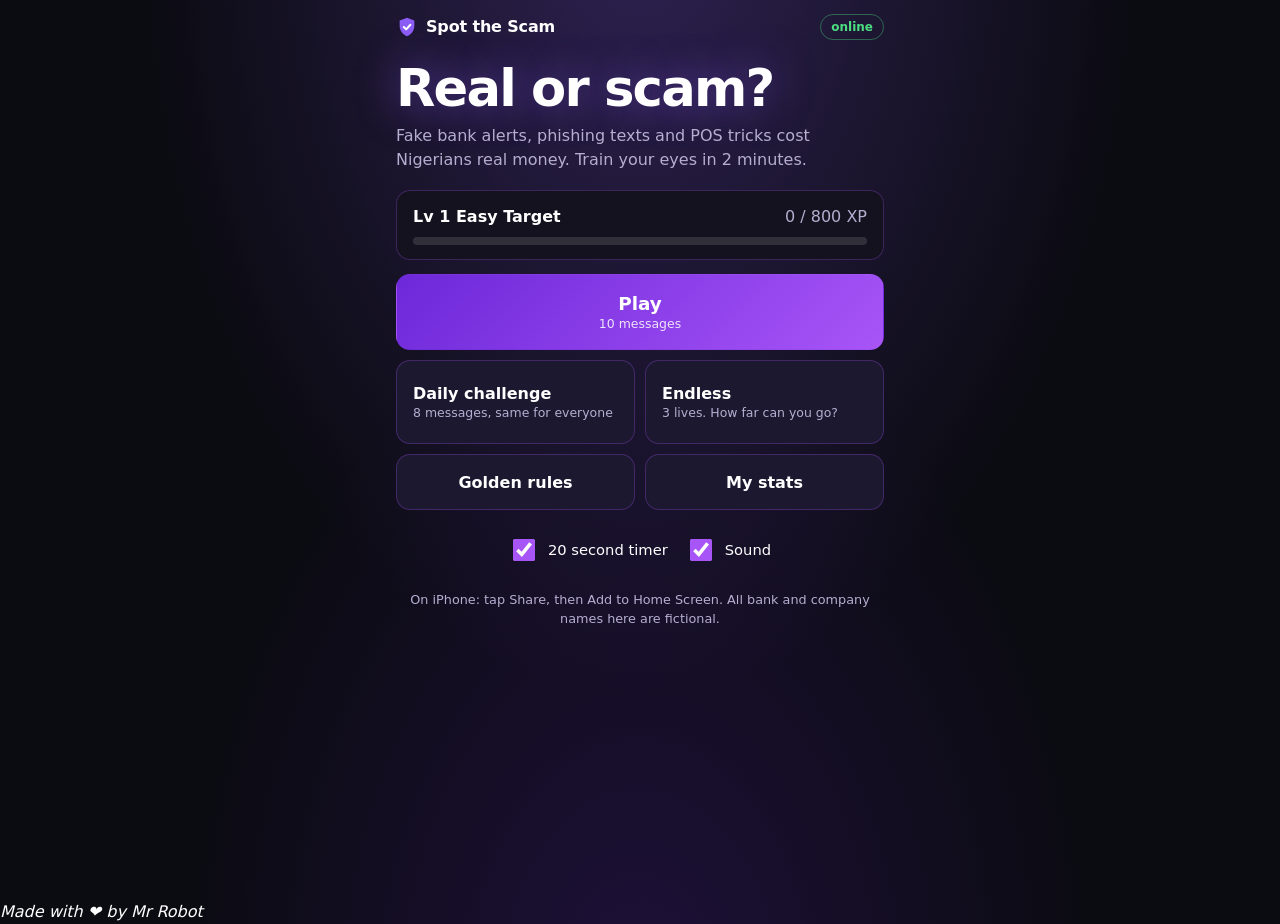
<file: index-.html>
<!DOCTYPE html>
<html lang="en">
<head>
  <meta charset="utf-8">
  <meta name="viewport" content="width=device-width, initial-scale=1, viewport-fit=cover">
  <meta name="theme-color" content="#0b0b12">
  <title>Spot the Scam | Real or Scam? You Decide.🙃🎩</title>
  <meta name="description" content="A quick game that trains you to spot fake bank alerts, phishing texts and POS tricks. Works offline.">
  <link rel="manifest" href="manifest.json">
  <link rel="icon" href="icon.svg" type="image/svg+xml">
  <link rel="apple-touch-icon" href="icon-192.png">
  <meta name="apple-mobile-web-app-capable" content="yes">
  <meta name="mobile-web-app-capable" content="yes">
  <meta name="apple-mobile-web-app-title" content="Spot the Scam">
  <link rel="stylesheet" href="style.css">
</head>
<body>
  <div id="app">

    <header class="topbar">
      <div class="brand-mini">
        <svg viewBox="0 0 24 24" width="22" height="22" aria-hidden="true"><path d="M12 2 4 5v6c0 5 3.4 9.3 8 11 4.6-1.7 8-6 8-11V5l-8-3Z" fill="#8b5cf6"/><path d="m8.5 12 2.6 2.6 4.6-5" fill="none" stroke="#fff" stroke-width="2.2" stroke-linecap="round" stroke-linejoin="round"/></svg>
        <span>Spot the Scam</span>
      </div>
      <span id="net-pill" class="pill online">online</span>
    </header>

    <!-- ============ HOME ============ -->
    <section id="home" class="screen active">
      <div class="hero">
        <h1>Real or scam?</h1>
        <p class="sub">Fake bank alerts, phishing texts and POS tricks cost Nigerians real money. Train your eyes in 2 minutes.</p>
      </div>

      <div class="card-lite level-card">
        <div class="lv-row"><b id="home-level">Lv 1 Easy Target</b><span id="home-xp" class="dim">0 XP</span></div>
        <div class="xpbar"><i id="home-xpbar"></i></div>
      </div>

      <div class="menu">
        <button id="btn-classic" class="btn primary big">
          <span>Play</span><small>10 messages</small>
        </button>
        <div class="row2">
          <button id="btn-daily" class="btn tile">
            <span>Daily challenge</span><small id="daily-sub">8 messages, same for everyone</small>
          </button>
          <button id="btn-endless" class="btn tile">
            <span>Endless</span><small>3 lives. How far can you go?</small>
          </button>
        </div>
        <div class="row2">
          <button id="btn-rules" class="btn tile slim"><span>Golden rules</span></button>
          <button id="btn-stats" class="btn tile slim"><span>My stats</span></button>
        </div>
      </div>

      <div class="settings">
        <label class="switch"><input id="opt-timer" type="checkbox"><span>20 second timer</span></label>
        <label class="switch"><input id="opt-sound" type="checkbox"><span>Sound</span></label>
      </div>

      <button id="btn-install" class="btn ghost" hidden>Install app on your phone</button>
      <p id="offline-ready" class="fine ok" hidden>Ready to play offline.</p>
      <p class="fine dim">On iPhone: tap Share, then Add to Home Screen. All bank and company names here are fictional.</p>
    </section>

    <!-- ============ PLAY ============ -->
    <section id="play" class="screen">
      <div class="hud">
        <button id="btn-quit" class="icon-btn" aria-label="Quit to menu">&times;</button>
        <div class="hud-mid">
          <b id="hud-count">1 / 10</b>
          <span id="hud-lives" class="lives" hidden></span>
        </div>
        <div class="hud-score"><b id="hud-score">0</b><small>points</small></div>
      </div>
      <div class="hud2">
        <span id="hud-streak" class="chip" hidden>Streak 0</span>
        <span id="hud-mult" class="chip hot" hidden>x1.5</span>
      </div>
      <div id="timer" class="timer" hidden><i id="timer-bar"></i></div>

      <div id="stage" class="stage" aria-live="polite"></div>

      <div id="answers" class="answers">
        <button id="btn-scam" class="btn ans scam"><span class="ic">&#10005;</span>Scam<small>press S</small></button>
        <button id="btn-real" class="btn ans real"><span class="ic">&#10003;</span>Real<small>press R</small></button>
      </div>

      <div id="sheet" class="sheet" hidden role="status">
        <div id="sheet-verdict" class="verdict"></div>
        <p id="sheet-why" class="why"></p>
        <div id="sheet-gain" class="gain"></div>
        <button id="btn-next" class="btn primary big">Next</button>
      </div>
    </section>

    <!-- ============ RESULT ============ -->
    <section id="result" class="screen"></section>

    <!-- ============ RULES ============ -->
    <section id="rules" class="screen">
      <div class="page-head"><button class="btn tiny" data-home>&lsaquo; Back</button><h2>Golden rules</h2></div>
      <ul id="rules-list" class="rules"></ul>
    </section>

    <!-- ============ STATS ============ -->
    <section id="stats" class="screen">
      <div class="page-head"><button class="btn tiny" data-home>&lsaquo; Back</button><h2>My stats</h2></div>
      <div id="stats-body"></div>
    </section>

  </div>

  <div id="toast" class="toast" role="status" aria-live="polite"></div>

  <script src="data.js"></script>
  <script src="game.js"></script>
  <em>Made with ❤️ by Mr Robot </em>
</body>
</html>
</file>
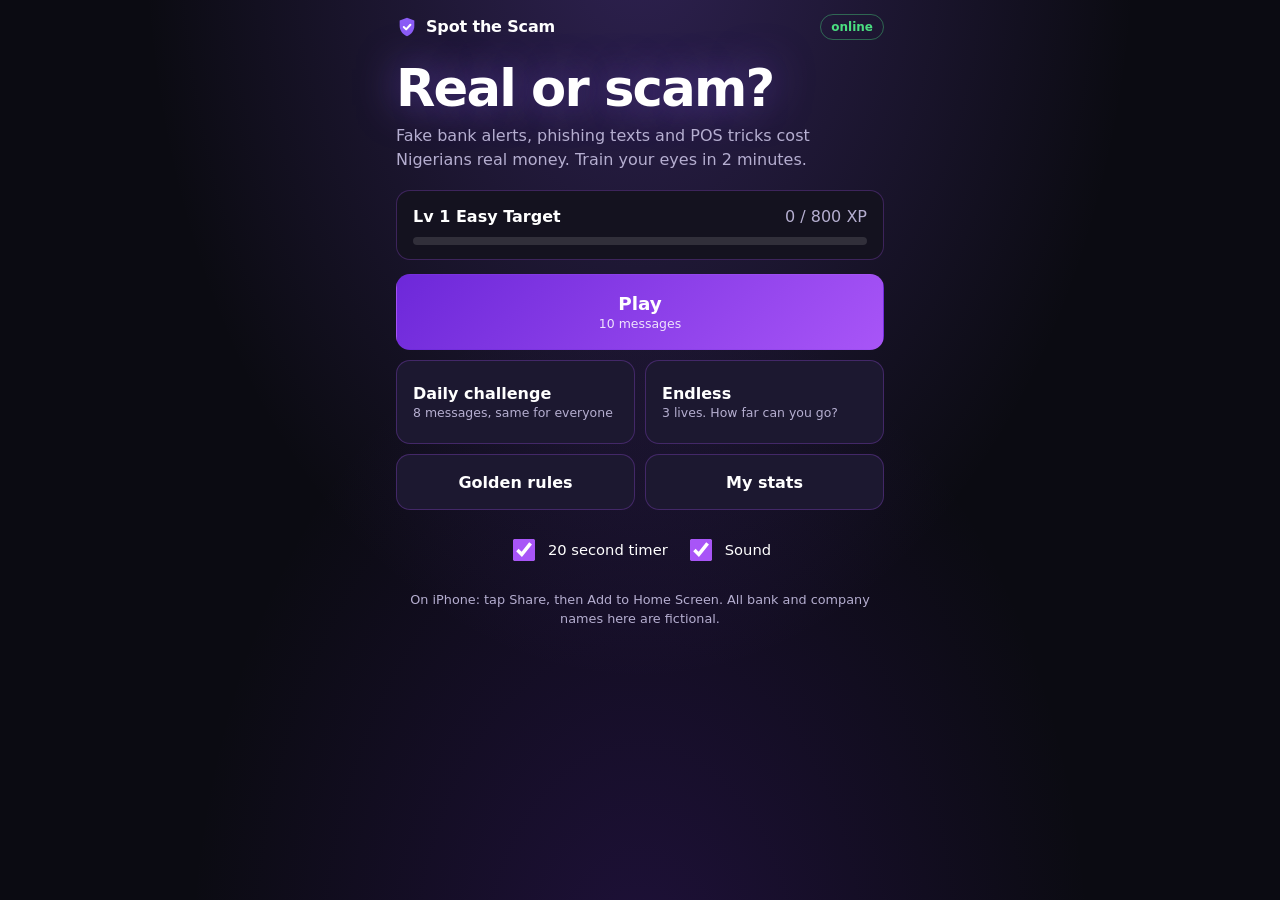
<file: index-10.html>
<!DOCTYPE html>
<html lang="en">
<head>
  <meta charset="utf-8">
  <meta name="viewport" content="width=device-width, initial-scale=1, viewport-fit=cover">
  <meta name="theme-color" content="#0b0b12">
  <title>Spot the Scam | Real or scam? You decide.</title>
  <meta name="description" content="A quick game that trains you to spot fake bank alerts, phishing texts and POS tricks. Works offline.">
  <link rel="manifest" href="manifest.json">
  <link rel="icon" href="icon.svg" type="image/svg+xml">
  <link rel="apple-touch-icon" href="icon-192.png">
  <meta name="apple-mobile-web-app-capable" content="yes">
  <meta name="mobile-web-app-capable" content="yes">
  <meta name="apple-mobile-web-app-title" content="Spot the Scam">
  <link rel="stylesheet" href="style.css">
</head>
<body>
  <div id="app">

    <header class="topbar">
      <div class="brand-mini">
        <svg viewBox="0 0 24 24" width="22" height="22" aria-hidden="true"><path d="M12 2 4 5v6c0 5 3.4 9.3 8 11 4.6-1.7 8-6 8-11V5l-8-3Z" fill="#8b5cf6"/><path d="m8.5 12 2.6 2.6 4.6-5" fill="none" stroke="#fff" stroke-width="2.2" stroke-linecap="round" stroke-linejoin="round"/></svg>
        <span>Spot the Scam</span>
      </div>
      <span id="net-pill" class="pill online">online</span>
    </header>

    <!-- ============ HOME ============ -->
    <section id="home" class="screen active">
      <div class="hero">
        <h1>Real or scam?</h1>
        <p class="sub">Fake bank alerts, phishing texts and POS tricks cost Nigerians real money. Train your eyes in 2 minutes.</p>
      </div>

      <div class="card-lite level-card">
        <div class="lv-row"><b id="home-level">Lv 1 Easy Target</b><span id="home-xp" class="dim">0 XP</span></div>
        <div class="xpbar"><i id="home-xpbar"></i></div>
      </div>

      <div class="menu">
        <button id="btn-classic" class="btn primary big">
          <span>Play</span><small>10 messages</small>
        </button>
        <div class="row2">
          <button id="btn-daily" class="btn tile">
            <span>Daily challenge</span><small id="daily-sub">8 messages, same for everyone</small>
          </button>
          <button id="btn-endless" class="btn tile">
            <span>Endless</span><small>3 lives. How far can you go?</small>
          </button>
        </div>
        <div class="row2">
          <button id="btn-rules" class="btn tile slim"><span>Golden rules</span></button>
          <button id="btn-stats" class="btn tile slim"><span>My stats</span></button>
        </div>
      </div>

      <div class="settings">
        <label class="switch"><input id="opt-timer" type="checkbox"><span>20 second timer</span></label>
        <label class="switch"><input id="opt-sound" type="checkbox"><span>Sound</span></label>
      </div>

      <button id="btn-install" class="btn ghost" hidden>Install app on your phone</button>
      <p id="offline-ready" class="fine ok" hidden>Ready to play offline.</p>
      <p class="fine dim">On iPhone: tap Share, then Add to Home Screen. All bank and company names here are fictional.</p>
    </section>

    <!-- ============ PLAY ============ -->
    <section id="play" class="screen">
      <div class="hud">
        <button id="btn-quit" class="icon-btn" aria-label="Quit to menu">&times;</button>
        <div class="hud-mid">
          <b id="hud-count">1 / 10</b>
          <span id="hud-lives" class="lives" hidden></span>
        </div>
        <div class="hud-score"><b id="hud-score">0</b><small>points</small></div>
      </div>
      <div class="hud2">
        <span id="hud-streak" class="chip" hidden>Streak 0</span>
        <span id="hud-mult" class="chip hot" hidden>x1.5</span>
      </div>
      <div id="timer" class="timer" hidden><i id="timer-bar"></i></div>

      <div id="stage" class="stage" aria-live="polite"></div>

      <div id="answers" class="answers">
        <button id="btn-scam" class="btn ans scam"><span class="ic">&#10005;</span>Scam<small>press S</small></button>
        <button id="btn-real" class="btn ans real"><span class="ic">&#10003;</span>Real<small>press R</small></button>
      </div>

      <div id="sheet" class="sheet" hidden role="status">
        <div id="sheet-verdict" class="verdict"></div>
        <p id="sheet-why" class="why"></p>
        <div id="sheet-gain" class="gain"></div>
        <button id="btn-next" class="btn primary big">Next</button>
      </div>
    </section>

    <!-- ============ RESULT ============ -->
    <section id="result" class="screen"></section>

    <!-- ============ RULES ============ -->
    <section id="rules" class="screen">
      <div class="page-head"><button class="btn tiny" data-home>&lsaquo; Back</button><h2>Golden rules</h2></div>
      <ul id="rules-list" class="rules"></ul>
    </section>

    <!-- ============ STATS ============ -->
    <section id="stats" class="screen">
      <div class="page-head"><button class="btn tiny" data-home>&lsaquo; Back</button><h2>My stats</h2></div>
      <div id="stats-body"></div>
    </section>

  </div>

  <div id="toast" class="toast" role="status" aria-live="polite"></div>

  <script src="data.js"></script>
  <script src="game.js"></script>
</body>
</html>
</file>
<file: style.css>
/* ==========================================================================
   style.css  |  SPOT THE SCAM
   Black + electric purple + white. Green and red are reserved for verdicts.
   System fonts only, so it works fully offline.
   ========================================================================== */
:root {
  --bg: #0b0b12;
  --surface: #14121f;
  --surface-2: #1c1830;
  --line: rgba(168, 85, 247, 0.28);
  --purple: #8b5cf6;
  --purple-2: #a855f7;
  --deep: #6d28d9;
  --white: #ffffff;
  --dim: #b5aed0;
  --real: #15803d;
  --real-hi: #4ade80;
  --scam: #dc2626;
  --scam-hi: #f87171;
  --amber: #fbbf24;
  --mono: ui-monospace, 'SFMono-Regular', Menlo, Consolas, 'Liberation Mono', monospace;
  --sans: system-ui, -apple-system, 'Segoe UI', Roboto, 'Helvetica Neue', Arial, sans-serif;
}

* { box-sizing: border-box; }
[hidden] { display: none !important; }

html, body {
  margin: 0;
  background: var(--bg);
  color: var(--white);
  font-family: var(--sans);
  font-size: 16px;
  line-height: 1.5;
  -webkit-tap-highlight-color: transparent;
  -webkit-text-size-adjust: 100%;
}
body {
  min-height: 100dvh;
  background:
    radial-gradient(ellipse at 50% -10%, rgba(139, 92, 246, 0.28), transparent 55%),
    radial-gradient(ellipse at 50% 110%, rgba(109, 40, 217, 0.2), transparent 50%),
    var(--bg);
}

#app {
  max-width: 520px;
  margin: 0 auto;
  min-height: 100dvh;
  display: flex;
  flex-direction: column;
  padding: calc(10px + env(safe-area-inset-top)) 16px calc(18px + env(safe-area-inset-bottom));
}

/* ---------- top bar ---------- */
.topbar { display: flex; align-items: center; justify-content: space-between; padding: 4px 0 12px; }
.brand-mini { display: flex; align-items: center; gap: 8px; font-weight: 700; letter-spacing: -0.01em; }
.pill { font-size: 0.75rem; font-weight: 600; padding: 3px 10px; border-radius: 999px; border: 1px solid var(--line); }
.pill.online { color: var(--real-hi); border-color: rgba(74, 222, 128, 0.4); }
.pill.offline { color: var(--amber); border-color: rgba(251, 191, 36, 0.5); }

.screen { display: none; flex: 1; flex-direction: column; gap: 14px; }
.screen.active { display: flex; }

.dim { color: var(--dim); }
.ok { color: var(--real-hi); }
.fine { font-size: 0.8rem; margin: 0; text-align: center; }

/* ---------- home ---------- */
.hero { padding: 10px 0 4px; }
h1 { font-size: clamp(2.3rem, 11vw, 3.2rem); line-height: 1.02; letter-spacing: -0.035em; margin: 0 0 10px; text-shadow: 0 0 40px rgba(139, 92, 246, 0.55); }
h2 { font-size: 1.5rem; margin: 0; letter-spacing: -0.02em; }
h3 { font-size: 1rem; margin: 0 0 8px; }
.sub { margin: 0; color: var(--dim); max-width: 42ch; }

.card-lite { background: var(--surface); border: 1px solid var(--line); border-radius: 14px; padding: 14px 16px; }
.lv-row { display: flex; justify-content: space-between; gap: 10px; margin-bottom: 8px; }
.xpbar { height: 8px; border-radius: 99px; background: rgba(255, 255, 255, 0.12); overflow: hidden; }
.xpbar i { display: block; height: 100%; width: 0; background: linear-gradient(90deg, var(--purple), var(--purple-2), #fff); transition: width 0.6s ease; }

.menu { display: grid; gap: 10px; }
.row2 { display: grid; grid-template-columns: 1fr 1fr; gap: 10px; }

.btn {
  font: 600 1rem var(--sans);
  color: var(--white);
  background: var(--surface-2);
  border: 1px solid var(--line);
  border-radius: 14px;
  padding: 14px 16px;
  min-height: 48px;
  cursor: pointer;
  text-align: left;
  transition: transform 0.08s, border-color 0.15s, background 0.15s;
}
.btn:hover { border-color: var(--purple-2); }
.btn:active { transform: scale(0.98); }
.btn:focus-visible, input:focus-visible { outline: 3px solid var(--white); outline-offset: 2px; }
.btn:disabled { opacity: 0.5; cursor: not-allowed; }
.btn small { display: block; font-weight: 400; font-size: 0.78rem; color: var(--dim); margin-top: 2px; }
.btn.primary { background: linear-gradient(135deg, var(--deep), var(--purple-2)); border-color: transparent; text-align: center; }
.btn.primary small { color: rgba(255, 255, 255, 0.85); }
.btn.big { font-size: 1.15rem; padding: 18px 16px; min-height: 60px; }
.btn.tile { min-height: 84px; display: flex; flex-direction: column; justify-content: center; }
.btn.tile.slim { min-height: 56px; align-items: center; text-align: center; }
.btn.ghost { background: transparent; text-align: center; }
.btn.tiny { font-size: 0.85rem; padding: 8px 12px; min-height: 40px; }

.settings { display: flex; flex-wrap: wrap; gap: 18px; justify-content: center; padding: 4px 0; }
.switch { display: flex; align-items: center; gap: 10px; font-size: 0.92rem; cursor: pointer; min-height: 44px; }
.switch input { width: 22px; height: 22px; accent-color: var(--purple-2); }

/* ---------- play HUD ---------- */
.hud { display: grid; grid-template-columns: 48px 1fr auto; align-items: center; gap: 10px; }
.icon-btn { font-size: 1.8rem; line-height: 1; width: 44px; height: 44px; border-radius: 12px; border: 1px solid var(--line); background: var(--surface); color: var(--white); cursor: pointer; }
.hud-mid { text-align: center; font-weight: 700; display: grid; }
.lives { color: var(--purple-2); letter-spacing: 3px; font-size: 1.1rem; }
.lives .off { color: rgba(255, 255, 255, 0.22); }
.hud-score { text-align: right; line-height: 1.1; }
.hud-score b { font: 800 1.5rem var(--mono); font-variant-numeric: tabular-nums; }
.hud-score small { display: block; font-size: 0.7rem; color: var(--dim); }
.hud2 { display: flex; gap: 8px; min-height: 28px; }
.chip { font-size: 0.8rem; font-weight: 700; padding: 3px 10px; border-radius: 999px; background: var(--surface-2); border: 1px solid var(--line); }
.chip.hot { background: var(--purple-2); border-color: transparent; }

.timer { height: 8px; border-radius: 99px; background: rgba(255, 255, 255, 0.12); overflow: hidden; }
.timer i { display: block; height: 100%; width: 100%; background: var(--purple-2); transition: width 0.1s linear, background 0.3s; }
.timer.warn i { background: var(--amber); }
.timer.danger i { background: var(--scam-hi); }

/* ---------- message cards ---------- */
.stage { flex: 1; display: flex; flex-direction: column; justify-content: center; min-height: 240px; }
.c-tag { font-size: 0.78rem; font-weight: 700; color: var(--dim); margin: 0 4px 6px; }
.card { border-radius: 18px; overflow: hidden; border: 1px solid var(--line); background: var(--surface); box-shadow: 0 10px 40px rgba(0, 0, 0, 0.45); animation: cardin 0.28s ease-out; }
@keyframes cardin { from { opacity: 0; transform: translateY(14px) scale(0.98); } }
.card.shake { animation: shake 0.4s; }
@keyframes shake { 20%, 60% { transform: translateX(-8px); } 40%, 80% { transform: translateX(8px); } }

.c-head { display: flex; align-items: center; gap: 12px; padding: 12px 16px; border-bottom: 1px solid rgba(255, 255, 255, 0.08); background: rgba(255, 255, 255, 0.03); }
.c-head b { display: block; font-size: 0.95rem; word-break: break-word; }
.c-head small { color: var(--dim); font-size: 0.78rem; }
.avatar { flex: none; width: 38px; height: 38px; border-radius: 50%; display: grid; place-items: center; font-weight: 800; background: var(--deep); }
.c-body { padding: 16px; font-size: 1.04rem; line-height: 1.55; word-break: break-word; }

/* SMS: grey bubble */
.card.sms .bubble { margin: 16px; padding: 12px 14px; border-radius: 4px 18px 18px 18px; background: #2a2740; font-size: 1.04rem; line-height: 1.55; word-break: break-word; }
/* WhatsApp: teal bubble */
.card.whatsapp { background: #0d1f1c; border-color: rgba(45, 212, 191, 0.25); }
.card.whatsapp .avatar { background: #0f766e; }
.card.whatsapp .bubble { margin: 16px; padding: 12px 14px; border-radius: 4px 16px 16px 16px; background: #123d37; font-size: 1.04rem; line-height: 1.55; word-break: break-word; }
/* Email */
.card.email .meta { padding: 12px 16px; font-size: 0.85rem; color: var(--dim); border-bottom: 1px solid rgba(255, 255, 255, 0.08); word-break: break-word; }
.card.email .meta b { color: var(--white); display: block; font-size: 1rem; margin-top: 4px; }
/* Notification */
.card.notif .c-body { background: var(--surface-2); margin: 14px; border-radius: 14px; padding: 12px 14px; }
/* Call */
.card.call { background: #10101c; text-align: center; }
.card.call .ring { font-size: 0.8rem; color: var(--real-hi); font-weight: 700; padding-top: 16px; }
.card.call .caller { font-size: 1.25rem; font-weight: 800; padding: 4px 16px 0; }
.card.call .c-body { text-align: left; font-style: italic; }
/* POS receipt: paper slip */
.card.pos { background: #f3efe6; color: #1b1b1b; border-color: #d8d2c2; }
.card.pos .slip { font: 600 0.95rem/1.7 var(--mono); padding: 18px 18px; white-space: normal; border-top: 6px dashed rgba(0, 0, 0, 0.15); border-bottom: 6px dashed rgba(0, 0, 0, 0.15); margin: 10px 0; word-break: break-word; }
/* Story */
.card.story .c-body { font-size: 1.1rem; }

/* Clues stay invisible until the answer */
.card mark { background: none; color: inherit; border-radius: 4px; padding: 0 2px; transition: background 0.3s; }
.card.revealed mark.scam { background: rgba(239, 68, 68, 0.3); box-shadow: inset 0 -2px 0 var(--scam-hi); }
.card.revealed mark.real { background: rgba(34, 197, 94, 0.28); box-shadow: inset 0 -2px 0 var(--real-hi); }
.card.pos.revealed mark.scam { background: #fecaca; color: #7f1d1d; box-shadow: inset 0 -2px 0 #dc2626; }
.card.pos.revealed mark.real { background: #bbf7d0; color: #14532d; box-shadow: inset 0 -2px 0 #16a34a; }

/* ---------- answer buttons + feedback ---------- */
.answers { display: grid; grid-template-columns: 1fr 1fr; gap: 12px; }
.btn.ans { text-align: center; font-size: 1.35rem; font-weight: 800; padding: 18px 8px; min-height: 84px; border: 0; }
.btn.ans .ic { display: block; font-size: 1.4rem; line-height: 1; margin-bottom: 4px; }
.btn.ans small { color: rgba(255, 255, 255, 0.85); font-size: 0.72rem; font-weight: 500; }
.btn.ans.scam { background: var(--scam); }
.btn.ans.real { background: var(--real); }
.btn.ans:hover { filter: brightness(1.12); border: 0; }
#play.answered .answers { display: none; }

.sheet { background: var(--surface); border: 1px solid var(--line); border-radius: 18px; padding: 16px; display: grid; gap: 10px; animation: cardin 0.25s ease-out; }
.verdict { font-size: 1.25rem; font-weight: 800; }
.verdict.good { color: var(--real-hi); }
.verdict.bad { color: var(--scam-hi); }
.why { margin: 0; color: #e7e3f5; }
.gain { font: 700 0.95rem var(--mono); color: var(--amber); min-height: 1.2em; }

/* ---------- result ---------- */
.res-head { text-align: center; padding: 8px 0; }
.res-head .big-score { font: 800 3.2rem var(--mono); line-height: 1; text-shadow: 0 0 30px rgba(168, 85, 247, 0.7); }
.res-head .rank { font-size: 1.2rem; font-weight: 700; margin: 6px 0 2px; }
.grid3 { display: grid; grid-template-columns: repeat(3, 1fr); gap: 8px; }
.stat { background: var(--surface); border: 1px solid var(--line); border-radius: 12px; padding: 10px; text-align: center; }
.stat b { display: block; font: 800 1.3rem var(--mono); font-variant-numeric: tabular-nums; }
.stat span { font-size: 0.72rem; color: var(--dim); }
.note { background: var(--surface); border: 1px solid var(--line); border-radius: 14px; padding: 12px 14px; }
.note b { color: var(--purple-2); }
.levelup { text-align: center; padding: 10px; border-radius: 14px; background: linear-gradient(135deg, var(--deep), var(--purple-2)); font-weight: 800; animation: cardin 0.4s; }
.review { display: grid; gap: 10px; }
.review details { background: var(--surface); border: 1px solid var(--line); border-radius: 14px; padding: 10px 14px; }
.review summary { cursor: pointer; font-weight: 700; min-height: 32px; }
.review p { margin: 8px 0 0; color: #e7e3f5; font-size: 0.95rem; }
.review .rv-msg { color: var(--dim); font-size: 0.88rem; }
.rv-tag { display: inline-block; font-size: 0.72rem; padding: 1px 8px; border-radius: 99px; margin-right: 6px; }
.rv-tag.scam { background: rgba(239, 68, 68, 0.25); color: var(--scam-hi); }
.rv-tag.real { background: rgba(34, 197, 94, 0.25); color: var(--real-hi); }
.actions { display: grid; gap: 10px; }

/* ---------- rules + stats ---------- */
.page-head { display: flex; align-items: center; gap: 14px; padding-bottom: 4px; }
.rules { list-style: none; margin: 0; padding: 0; display: grid; gap: 10px; }
.rules li { background: var(--surface); border: 1px solid var(--line); border-radius: 14px; padding: 14px 16px 14px 48px; position: relative; }
.rules li::before { content: '\2713'; position: absolute; left: 14px; top: 14px; width: 24px; height: 24px; border-radius: 50%; background: var(--deep); display: grid; place-items: center; font-size: 0.85rem; font-weight: 800; }
.rules b { display: block; margin-bottom: 2px; }
.rules span { color: var(--dim); font-size: 0.92rem; }
.bar-row { display: grid; grid-template-columns: 1fr auto; gap: 4px 10px; margin: 8px 0; font-size: 0.9rem; }
.bar-row .bar { grid-column: 1 / -1; height: 6px; background: rgba(255, 255, 255, 0.12); border-radius: 99px; overflow: hidden; }
.bar-row .bar i { display: block; height: 100%; background: var(--scam-hi); }

/* ---------- toast ---------- */
.toast { position: fixed; left: 50%; bottom: calc(24px + env(safe-area-inset-bottom)); transform: translate(-50%, 24px); opacity: 0; pointer-events: none; background: var(--surface-2); border: 1px solid var(--purple-2); padding: 10px 16px; border-radius: 12px; font-size: 0.9rem; transition: opacity 0.25s, transform 0.25s; max-width: 90vw; z-index: 20; }
.toast.show { opacity: 1; transform: translate(-50%, 0); }

@media (max-height: 640px) {
  .stage { min-height: 180px; }
  .btn.ans { min-height: 68px; padding: 12px 8px; }
}
@media (prefers-reduced-motion: reduce) {
  *, *::before, *::after { animation: none !important; transition: none !important; }
}
</file>
